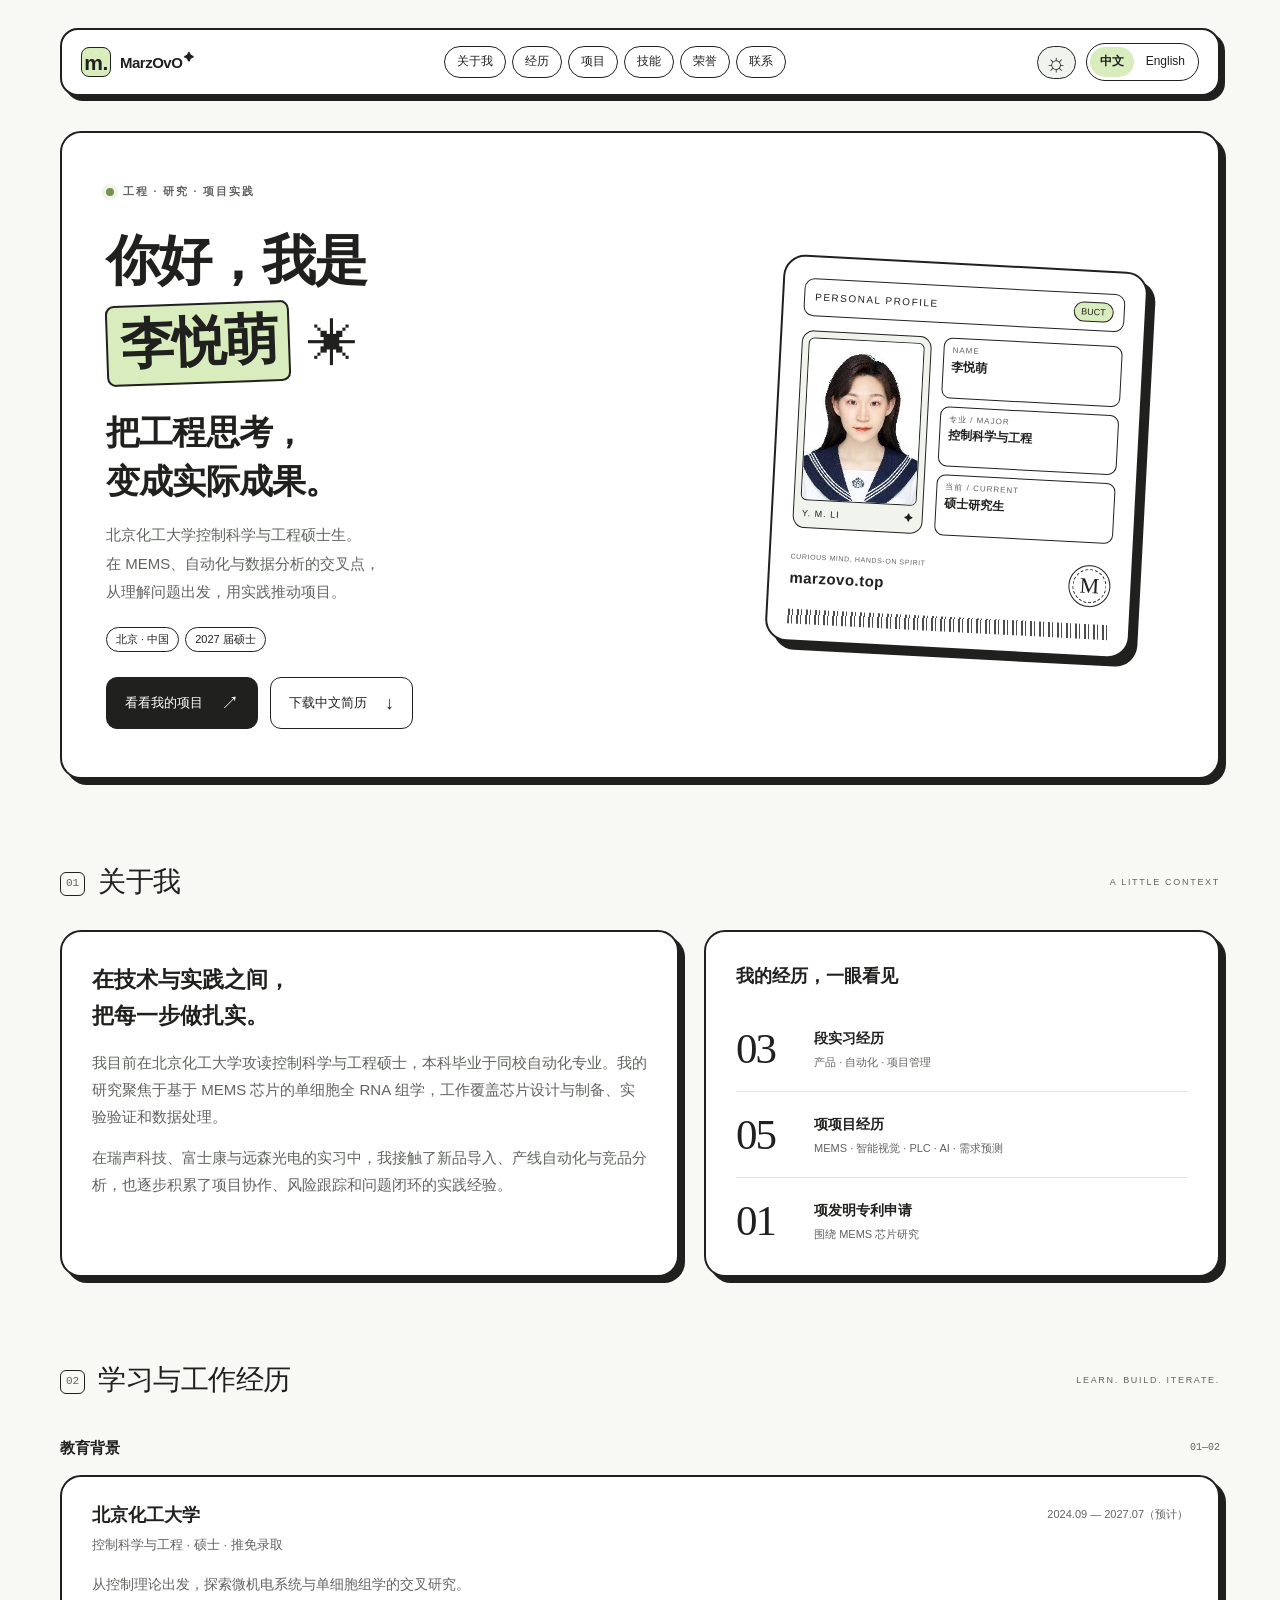
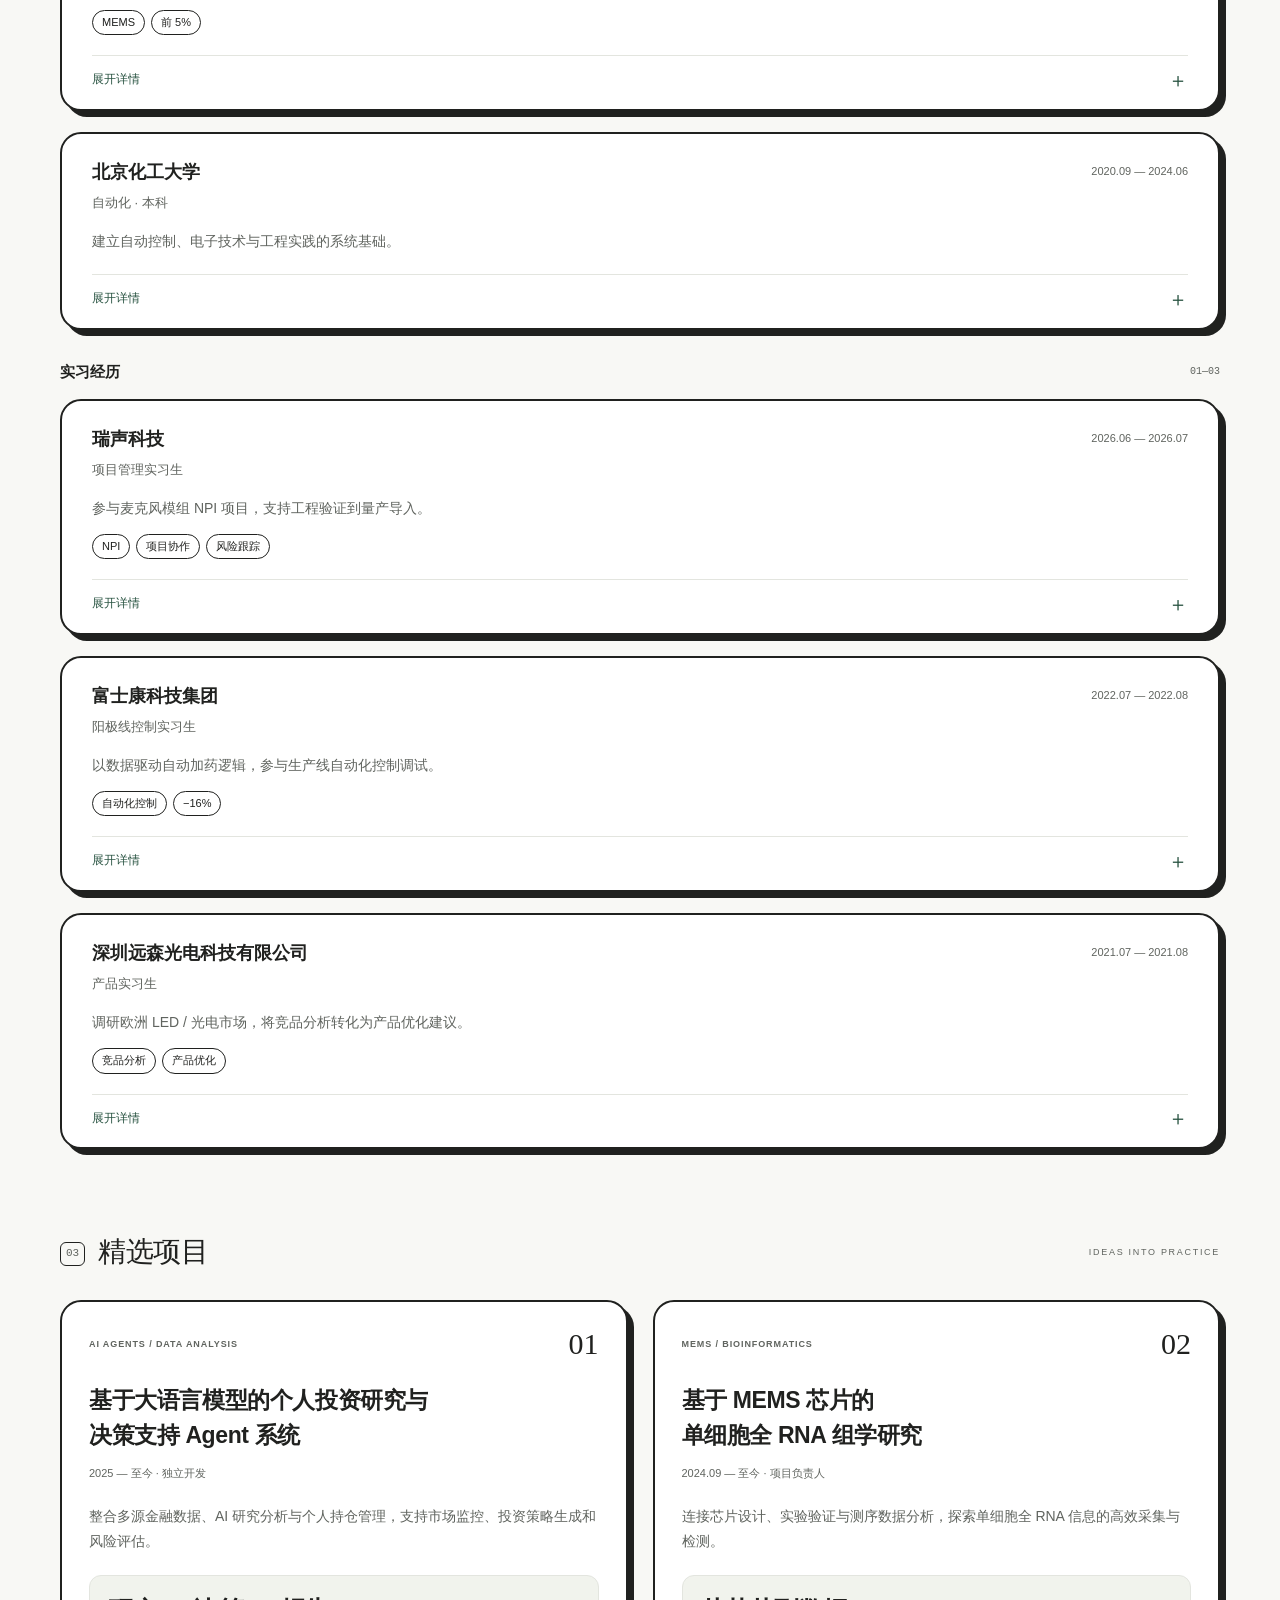
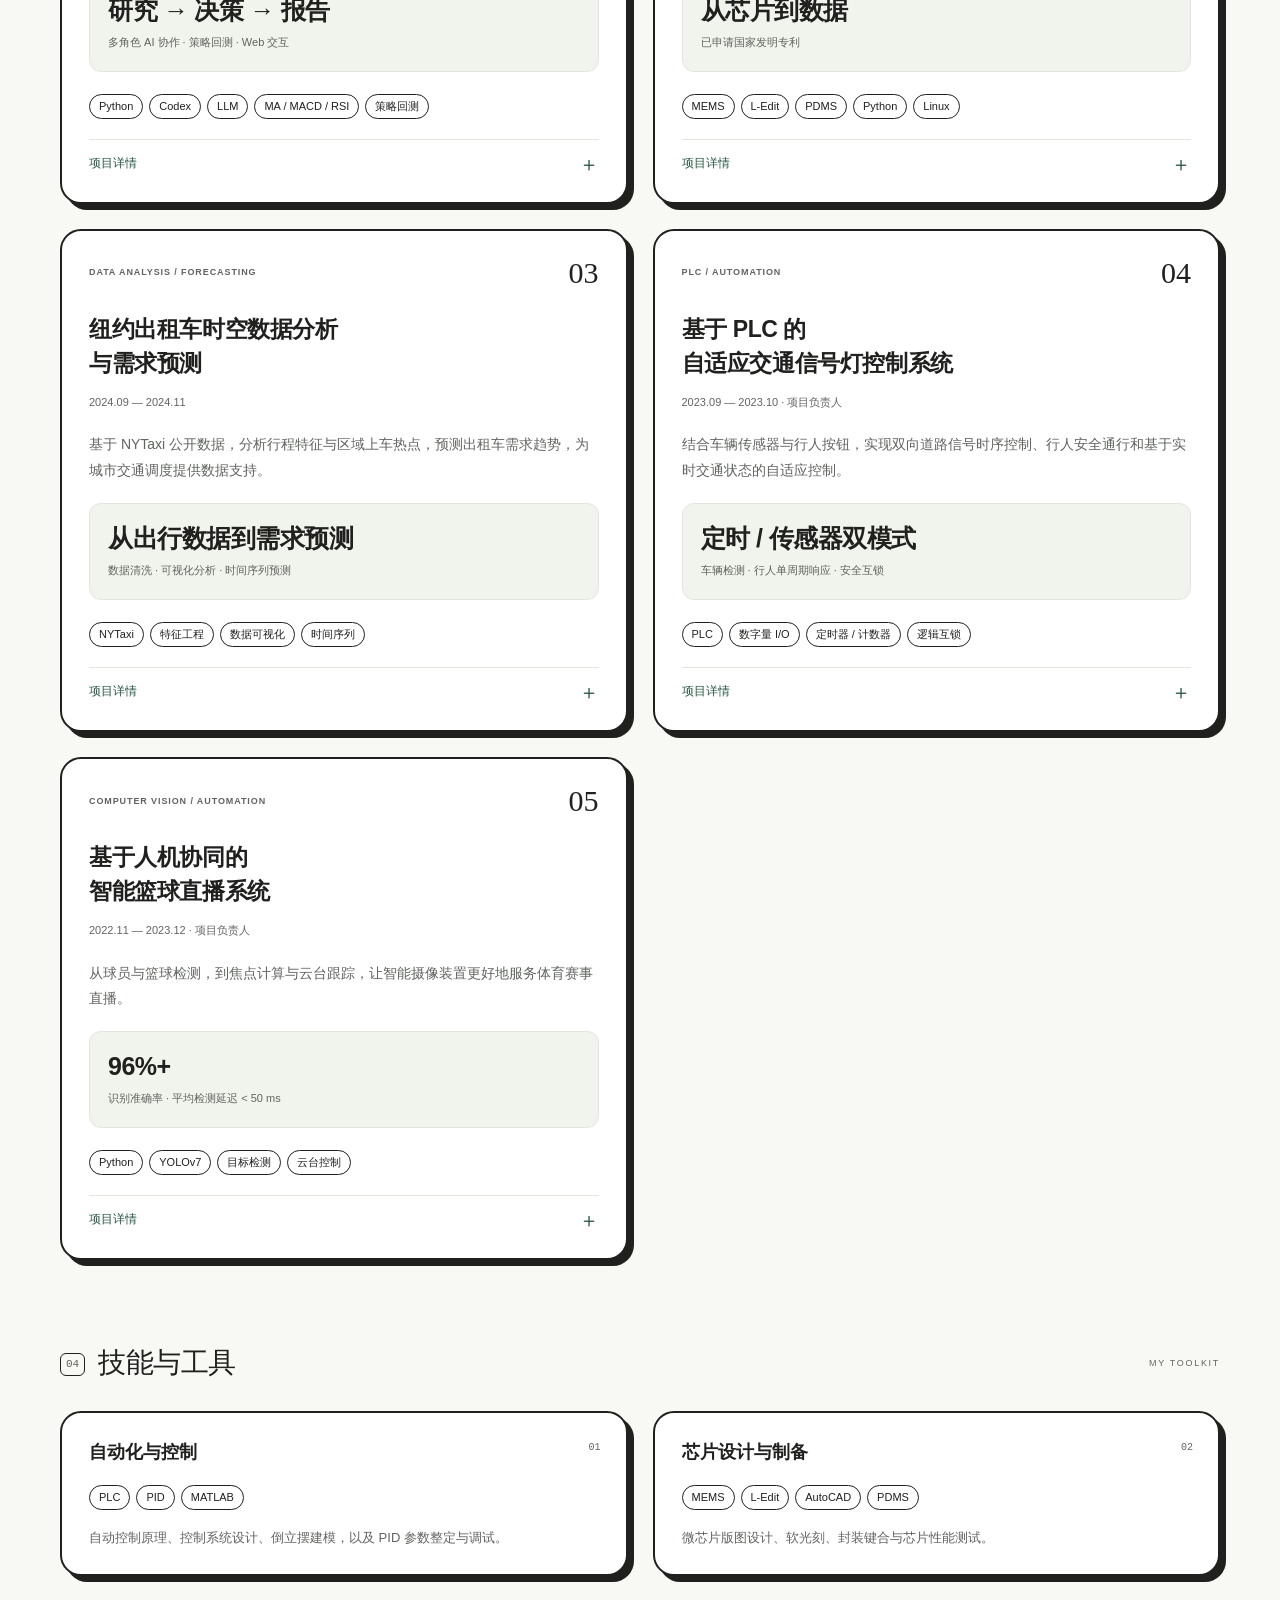
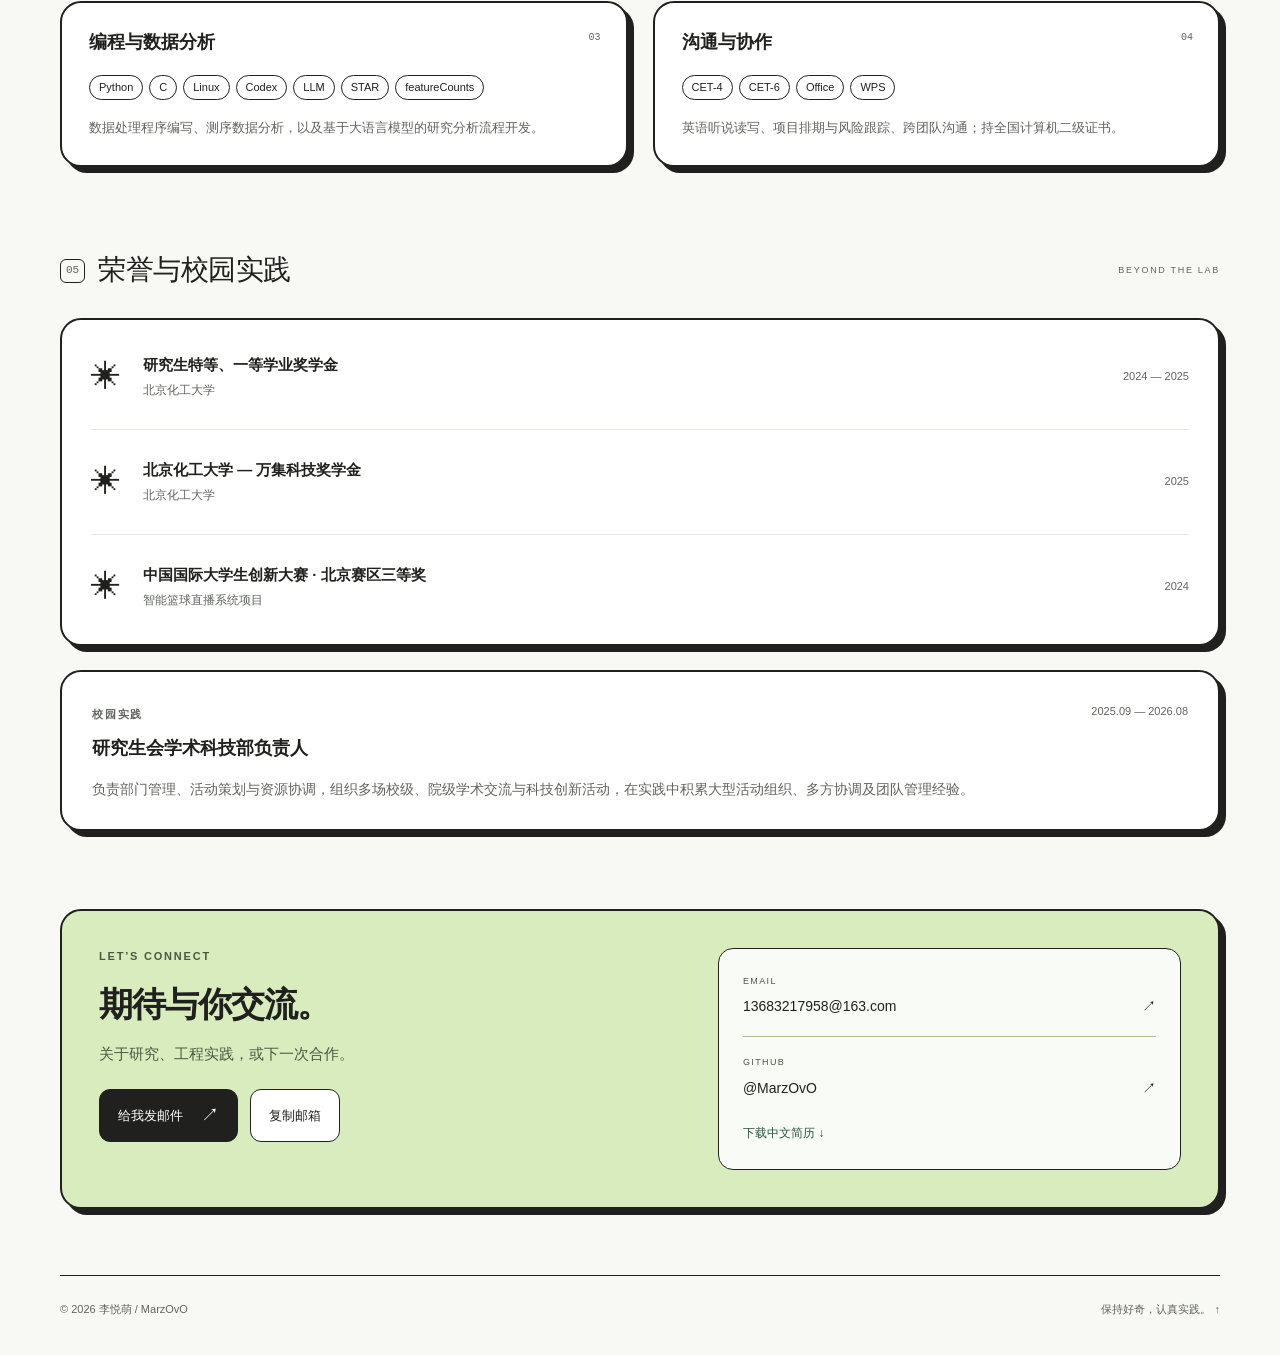
<file: index.html>
<!doctype html>
<html lang="zh-CN">
<head>
<meta charset="utf-8"><meta name="viewport" content="width=device-width,initial-scale=1">
<title>李悦萌 | 工程 · 研究 · 项目实践</title><meta name="description" content="李悦萌的个人主页。北京化工大学控制科学与工程硕士生，关注 MEMS、自动化控制、数据分析与项目协作。">
<meta name="theme-color" content="#f8f8f5"><meta name="color-scheme" content="light dark">
<link rel="canonical" href="https://marzovo.top/">
<link rel="alternate" hreflang="zh-CN" href="https://marzovo.top/"><link rel="alternate" hreflang="en" href="https://marzovo.top/en/"><link rel="alternate" hreflang="x-default" href="https://marzovo.top/">
<meta property="og:type" content="website"><meta property="og:title" content="李悦萌 | 工程 · 研究 · 项目实践"><meta property="og:description" content="李悦萌的个人主页。北京化工大学控制科学与工程硕士生，关注 MEMS、自动化控制、数据分析与项目协作。"><meta property="og:url" content="https://marzovo.top/"><meta property="og:locale" content="zh_CN">
<link rel="icon" type="image/svg+xml" href="assets/favicon.svg">
<script src="assets/theme.js"></script><link rel="stylesheet" href="assets/style.css">
<script src="assets/site.js" defer></script>
</head>
<body>
<a class="skip-link" href="#main">跳转到正文</a>
<header class="site-header wrap"><a href="index.html" class="brand" aria-label="李悦萌，首页"><span class="brand-mark" aria-hidden="true">m.</span><span>MarzOvO<span class="brand-dot" aria-hidden="true">✦</span></span></a><nav aria-label="主导航"><a href="#about">关于我</a><a href="#experience">经历</a><a href="#projects">项目</a><a href="#skills">技能</a><a href="#honors">荣誉</a><a href="#contact">联系</a></nav><div class="header-controls"><button type="button" class="theme-toggle" aria-label="切换深浅色主题" aria-pressed="false" hidden><span class="sun" aria-hidden="true">☼</span><span class="moon" aria-hidden="true">☾</span></button><div class="language-switch" role="group" aria-label="语言切换"><a class="language-option" href="index.html" lang="zh-CN" hreflang="zh-CN" aria-current="page" aria-label="中文，当前语言">中文</a><a class="language-option" href="en/index.html" lang="en" hreflang="en"  aria-label="Switch to English">English</a></div></div></header>
<main id="main" class="wrap">
<section class="hero card" aria-labelledby="intro-title"><div class="hero-copy"><p class="eyebrow"><span class="status-dot"></span>工程 · 研究 · 项目实践</p><h1 id="intro-title">你好，我是<br><span class="name-label">李悦萌</span><span class="hello-star" aria-hidden="true">✳</span></h1><p class="hero-title">把工程思考，<br>变成实际成果。</p><p class="hero-description">北京化工大学控制科学与工程硕士生。<br>在 MEMS、自动化与数据分析的交叉点，<br class="desktop-break">从理解问题出发，用实践推动项目。</p><div class="pills"><span>北京 · 中国</span><span>2027 届硕士</span></div><div class="actions"><a class="button primary" href="#projects">看看我的项目 <span aria-hidden="true">↗</span></a><a class="button" href="assets/resume-zh.pdf" download="Li-Yuemeng-CV-ZH.pdf">下载中文简历 <span aria-hidden="true">↓</span></a></div></div>
<aside class="profile-card" aria-label="个人名片"><div class="id-header"><span>PERSONAL PROFILE</span><span class="id-chip">BUCT</span></div><div class="id-body"><div class="portrait-frame"><img src="assets/portrait.jpg" alt="李悦萌的照片" width="179" height="251"><div class="photo-caption">Y. M. LI <span>✦</span></div></div><dl><div><dt>NAME</dt><dd>李悦萌</dd></div><div><dt>专业 / MAJOR</dt><dd>控制科学与工程</dd></div><div><dt>当前 / CURRENT</dt><dd>硕士研究生</dd></div></dl></div><div class="id-footer"><div><span class="tiny-label">CURIOUS MIND, HANDS-ON SPIRIT</span><span class="id-domain">marzovo.top</span></div><span class="seal" aria-hidden="true">M</span></div><div class="id-stripes" aria-hidden="true"></div></aside></section>
<section id="about"><div class="section-heading"><h2><span class="section-number">01</span>关于我</h2><span class="section-note">A LITTLE CONTEXT</span></div><div class="about-grid"><article class="card about-copy"><h3>在技术与实践之间，<br>把每一步做扎实。</h3><p>我目前在北京化工大学攻读控制科学与工程硕士，本科毕业于同校自动化专业。我的研究聚焦于基于 MEMS 芯片的单细胞全 RNA 组学，工作覆盖芯片设计与制备、实验验证和数据处理。</p><p>在瑞声科技、富士康与远森光电的实习中，我接触了新品导入、产线自动化与竞品分析，也逐步积累了项目协作、风险跟踪和问题闭环的实践经验。</p></article><aside class="card snapshot"><h3>我的经历，一眼看见</h3><div class="snapshot-row"><strong>03</strong><div><b>段实习经历</b><span>产品 · 自动化 · 项目管理</span></div></div><div class="snapshot-row"><strong>05</strong><div><b>项项目经历</b><span>MEMS · 智能视觉 · PLC · AI · 需求预测</span></div></div><div class="snapshot-row"><strong>01</strong><div><b>项发明专利申请</b><span>围绕 MEMS 芯片研究</span></div></div></aside></div></section>
<section id="experience"><div class="section-heading"><h2><span class="section-number">02</span>学习与工作经历</h2><span class="section-note">LEARN. BUILD. ITERATE.</span></div><h3 class="subheading">教育背景<span>01—02</span></h3><div class="entries"><article class="card entry"><div class="entry-heading"><div><h4>北京化工大学</h4><p class="role">控制科学与工程 · 硕士 · 推免录取</p></div><span class="date">2024.09 — 2027.07（预计）</span></div><p>从控制理论出发，探索微机电系统与单细胞组学的交叉研究。</p><div class="pills"><span>MEMS</span><span>前 5%</span></div><details><summary>展开详情<span aria-hidden="true">＋</span></summary><div class="detail-content"><ul><li>GPA：3.53 / 4.00，专业排名前 5%。</li><li>主修课程：现代传感技术、微机电系统、系统辨识与建模。</li></ul></div></details></article><article class="card entry"><div class="entry-heading"><div><h4>北京化工大学</h4><p class="role">自动化 · 本科</p></div><span class="date">2020.09 — 2024.06</span></div><p>建立自动控制、电子技术与工程实践的系统基础。</p><details><summary>展开详情<span aria-hidden="true">＋</span></summary><div class="detail-content"><ul><li>GPA：3.52 / 4.33，专业排名前 5%。</li><li>主修课程：自动控制原理、现代控制理论、过程控制原理、模拟电子技术、数字电子技术。</li></ul></div></details></article></div><h3 class="subheading">实习经历<span>01—03</span></h3><div class="entries"><article class="card entry"><div class="entry-heading"><div><h4>瑞声科技</h4><p class="role">项目管理实习生</p></div><span class="date">2026.06 — 2026.07</span></div><p>参与麦克风模组 NPI 项目，支持工程验证到量产导入。</p><div class="pills"><span>NPI</span><span>项目协作</span><span>风险跟踪</span></div><details><summary>展开详情<span aria-hidden="true">＋</span></summary><div class="detail-content"><ul><li>协助维护项目排期与关键节点，跟踪设计、物料、制程、设备及产线准备状态。</li><li>整理试产良率、可靠性、测试一致性及质量验证数据，跟踪关键风险与偏差问题闭环。</li><li>项目样品规模由约 11.8K 提升至 20K，产品配置逐步收敛；协助支持阶段推进。</li></ul></div></details></article><article class="card entry"><div class="entry-heading"><div><h4>富士康科技集团</h4><p class="role">阳极线控制实习生</p></div><span class="date">2022.07 — 2022.08</span></div><p>以数据驱动自动加药逻辑，参与生产线自动化控制调试。</p><div class="pills"><span>自动化控制</span><span>−16%</span></div><details><summary>展开详情<span aria-hidden="true">＋</span></summary><div class="detail-content"><ul><li>监测各工序药池化学浓度，基于采集数据构建自动加药逻辑，使浓度波动降低约 16%，减少人工加药频次。</li><li>参与天车自动化控制调试，测试站点停留时间与运行路径，支持产品在药池间精准搬运。</li></ul></div></details></article><article class="card entry"><div class="entry-heading"><div><h4>深圳远森光电科技有限公司</h4><p class="role">产品实习生</p></div><span class="date">2021.07 — 2021.08</span></div><p>调研欧洲 LED / 光电市场，将竞品分析转化为产品优化建议。</p><div class="pills"><span>竞品分析</span><span>产品优化</span></div><details><summary>展开详情<span aria-hidden="true">＋</span></summary><div class="detail-content"><ul><li>收集 30+ 竞品参数与定价数据，开展对标测试与价格弹性分析。</li><li>围绕竞品短板与市场空白提出优化建议，协助新品定价策略与欧洲区推广方案。</li></ul></div></details></article></div></section>
<section id="projects"><div class="section-heading"><h2><span class="section-number">03</span>精选项目</h2><span class="section-note">IDEAS INTO PRACTICE</span></div><div class="project-grid"><article class="card project"><div class="project-top"><span class="eyebrow">AI AGENTS / DATA ANALYSIS</span><span class="project-number">01</span></div><h3>基于大语言模型的个人投资研究与<br>决策支持 Agent 系统</h3><p class="date">2025 — 至今 · 独立开发</p><p>整合多源金融数据、AI 研究分析与个人持仓管理，支持市场监控、投资策略生成和风险评估。</p><div class="project-result"><strong>研究 → 决策 → 报告</strong><span>多角色 AI 协作 · 策略回测 · Web 交互</span></div><div class="pills"><span>Python</span><span>Codex</span><span>LLM</span><span>MA / MACD / RSI</span><span>策略回测</span></div><details><summary>项目详情<span aria-hidden="true">＋</span></summary><div class="detail-content"><ul><li>负责系统架构设计，使用 Codex 辅助开发 Python 投资研究系统，构建 Research、Decision、Report 等多角色 AI 协作流程，实现市场研究、投资决策支持及报告生成的自动化。</li><li>整合股票、ETF 行情、财经新闻及政策数据，结合 MA、MACD、RSI 等技术指标与大语言模型，形成短、中、长期市场研判及持仓调整建议。</li><li>结合实际持仓、资金约束与风险控制规则，设计动态仓位建议、历史策略回测和决策可追溯分析机制，并开发 Web 可视化交互界面。</li></ul></div></details></article><article class="card project"><div class="project-top"><span class="eyebrow">MEMS / BIOINFORMATICS</span><span class="project-number">02</span></div><h3>基于 MEMS 芯片的<br>单细胞全 RNA 组学研究</h3><p class="date">2024.09 — 至今 · 项目负责人</p><p>连接芯片设计、实验验证与测序数据分析，探索单细胞全 RNA 信息的高效采集与检测。</p><div class="project-result"><strong>从芯片到数据</strong><span>已申请国家发明专利</span></div><div class="pills"><span>MEMS</span><span>L-Edit</span><span>PDMS</span><span>Python</span><span>Linux</span></div><details><summary>项目详情<span aria-hidden="true">＋</span></summary><div class="detail-content"><ul><li>负责芯片结构设计、模具光刻、PDMS 倒模及性能测试，根据实验结果持续迭代芯片与实验方案。</li><li>编写和运行部分数据处理程序，使用 Cutadapt、STAR、featureCounts 完成测序预处理、比对、表达定量及下游分析。</li><li>国家发明专利申请号：2025115308827。</li></ul></div></details></article><article class="card project"><div class="project-top"><span class="eyebrow">DATA ANALYSIS / FORECASTING</span><span class="project-number">03</span></div><h3>纽约出租车时空数据分析<br>与需求预测</h3><p class="date">2024.09 — 2024.11</p><p>基于 NYTaxi 公开数据，分析行程特征与区域上车热点，预测出租车需求趋势，为城市交通调度提供数据支持。</p><div class="project-result"><strong>从出行数据到需求预测</strong><span>数据清洗 · 可视化分析 · 时间序列预测</span></div><div class="pills"><span>NYTaxi</span><span>特征工程</span><span>数据可视化</span><span>时间序列</span></div><details><summary>项目详情<span aria-hidden="true">＋</span></summary><div class="detail-content"><ul><li>基于 NYTaxi 公开数据集，完成数据清洗、特征工程与描述性统计分析，构建行程距离、费用、时间等关键变量特征体系。</li><li>通过数据可视化分析区域上车热点，构建时间序列预测模型，实现出租车需求趋势预测，为城市交通调度提供数据支持。</li></ul></div></details></article><article class="card project"><div class="project-top"><span class="eyebrow">PLC / AUTOMATION</span><span class="project-number">04</span></div><h3>基于 PLC 的<br>自适应交通信号灯控制系统</h3><p class="date">2023.09 — 2023.10 · 项目负责人</p><p>结合车辆传感器与行人按钮，实现双向道路信号时序控制、行人安全通行和基于实时交通状态的自适应控制。</p><div class="project-result"><strong>定时 / 传感器双模式</strong><span>车辆检测 · 行人单周期响应 · 安全互锁</span></div><div class="pills"><span>PLC</span><span>数字量 I/O</span><span>定时器 / 计数器</span><span>逻辑互锁</span></div><details><summary>项目详情<span aria-hidden="true">＋</span></summary><div class="detail-content"><ul><li>开发 PLC 交通信号控制程序，配置车辆传感器、行人按钮及交通信号灯的数字量 I/O，实现双向道路红、黄、绿灯的周期时序控制。</li><li>使用定时器、计数器及逻辑互锁设计行人通行功能，实现按钮触发、单周期响应和行人信号灯安全切换，并统计行人触发次数。</li><li>接入车辆检测传感器，根据车辆存在状态动态控制道路绿灯；设计定时模式与传感器模式切换逻辑，实现基于实时交通状态的自适应信号控制。</li></ul></div></details></article><article class="card project"><div class="project-top"><span class="eyebrow">COMPUTER VISION / AUTOMATION</span><span class="project-number">05</span></div><h3>基于人机协同的<br>智能篮球直播系统</h3><p class="date">2022.11 — 2023.12 · 项目负责人</p><p>从球员与篮球检测，到焦点计算与云台跟踪，让智能摄像装置更好地服务体育赛事直播。</p><div class="project-result"><strong>96%+</strong><span>识别准确率 · 平均检测延迟 < 50 ms</span></div><div class="pills"><span>Python</span><span>YOLOv7</span><span>目标检测</span><span>云台控制</span></div><details><summary>项目详情<span aria-hidden="true">＋</span></summary><div class="detail-content"><ul><li>自建篮球赛事标注数据集，使用 YOLOv7 训练球员和篮球目标检测模型，并在移动端部署。</li><li>提出基于最小外接圆拟合的焦点计算方法，通过重心与置信度生成焦点；将坐标无线传输至微控制器，驱动云台自动追踪。</li><li>获国家级大学生创新创业训练计划项目荣誉、中国国际大学生创新大赛北京赛区三等奖。</li></ul></div></details></article></div></section>
<section id="skills"><div class="section-heading"><h2><span class="section-number">04</span>技能与工具</h2><span class="section-note">MY TOOLKIT</span></div><div class="skills-grid"><article class="card skill"><span class="skill-index">01</span><h3>自动化与控制</h3><div class="pills"><span>PLC</span><span>PID</span><span>MATLAB</span></div><p>自动控制原理、控制系统设计、倒立摆建模，以及 PID 参数整定与调试。</p></article><article class="card skill"><span class="skill-index">02</span><h3>芯片设计与制备</h3><div class="pills"><span>MEMS</span><span>L-Edit</span><span>AutoCAD</span><span>PDMS</span></div><p>微芯片版图设计、软光刻、封装键合与芯片性能测试。</p></article><article class="card skill"><span class="skill-index">03</span><h3>编程与数据分析</h3><div class="pills"><span>Python</span><span>C</span><span>Linux</span><span>Codex</span><span>LLM</span><span>STAR</span><span>featureCounts</span></div><p>数据处理程序编写、测序数据分析，以及基于大语言模型的研究分析流程开发。</p></article><article class="card skill"><span class="skill-index">04</span><h3>沟通与协作</h3><div class="pills"><span>CET-4</span><span>CET-6</span><span>Office</span><span>WPS</span></div><p>英语听说读写、项目排期与风险跟踪、跨团队沟通；持全国计算机二级证书。</p></article></div></section>
<section id="honors"><div class="section-heading"><h2><span class="section-number">05</span>荣誉与校园实践</h2><span class="section-note">BEYOND THE LAB</span></div><div class="card awards"><div class="award-row"><span class="award-star" aria-hidden="true">✳</span><div><h3>研究生特等、一等学业奖学金</h3><p>北京化工大学</p></div><span class="date">2024 — 2025</span></div><div class="award-row"><span class="award-star" aria-hidden="true">✳</span><div><h3>北京化工大学 — 万集科技奖学金</h3><p>北京化工大学</p></div><span class="date">2025</span></div><div class="award-row"><span class="award-star" aria-hidden="true">✳</span><div><h3>中国国际大学生创新大赛 · 北京赛区三等奖</h3><p>智能篮球直播系统项目</p></div><span class="date">2024</span></div></div><article class="card campus"><div class="entry-heading"><div><span class="eyebrow">校园实践</span><h3>研究生会学术科技部负责人</h3></div><span class="date">2025.09 — 2026.08</span></div><p>负责部门管理、活动策划与资源协调，组织多场校级、院级学术交流与科技创新活动，在实践中积累大型活动组织、多方协调及团队管理经验。</p></article></section>
<section id="contact" class="card contact"><div><p class="eyebrow">LET’S CONNECT</p><h2>期待与你交流。</h2><p>关于研究、工程实践，或下一次合作。</p><div class="actions"><a class="button primary" href="mailto:13683217958@163.com">给我发邮件 <span aria-hidden="true">↗</span></a><button type="button" class="button copy-email" hidden>复制邮箱</button></div><p id="copy-status" class="copy-status" role="status" aria-live="polite"></p></div><div class="contact-info"><div><span class="tiny-label">EMAIL</span><a href="mailto:13683217958@163.com">13683217958@163.com <span aria-hidden="true">↗</span></a></div><div><span class="tiny-label">GITHUB</span><a href="https://github.com/MarzOvO" target="_blank" rel="noopener noreferrer">@MarzOvO <span aria-hidden="true">↗</span></a></div><a class="text-link" href="assets/resume-zh.pdf" download="Li-Yuemeng-CV-ZH.pdf">下载中文简历 ↓</a></div></section>
</main><footer class="wrap"><p>© 2026 李悦萌 <span> / MarzOvO</span></p><a href="#main">保持好奇，认真实践。 ↑</a></footer>
</body></html>
</file>
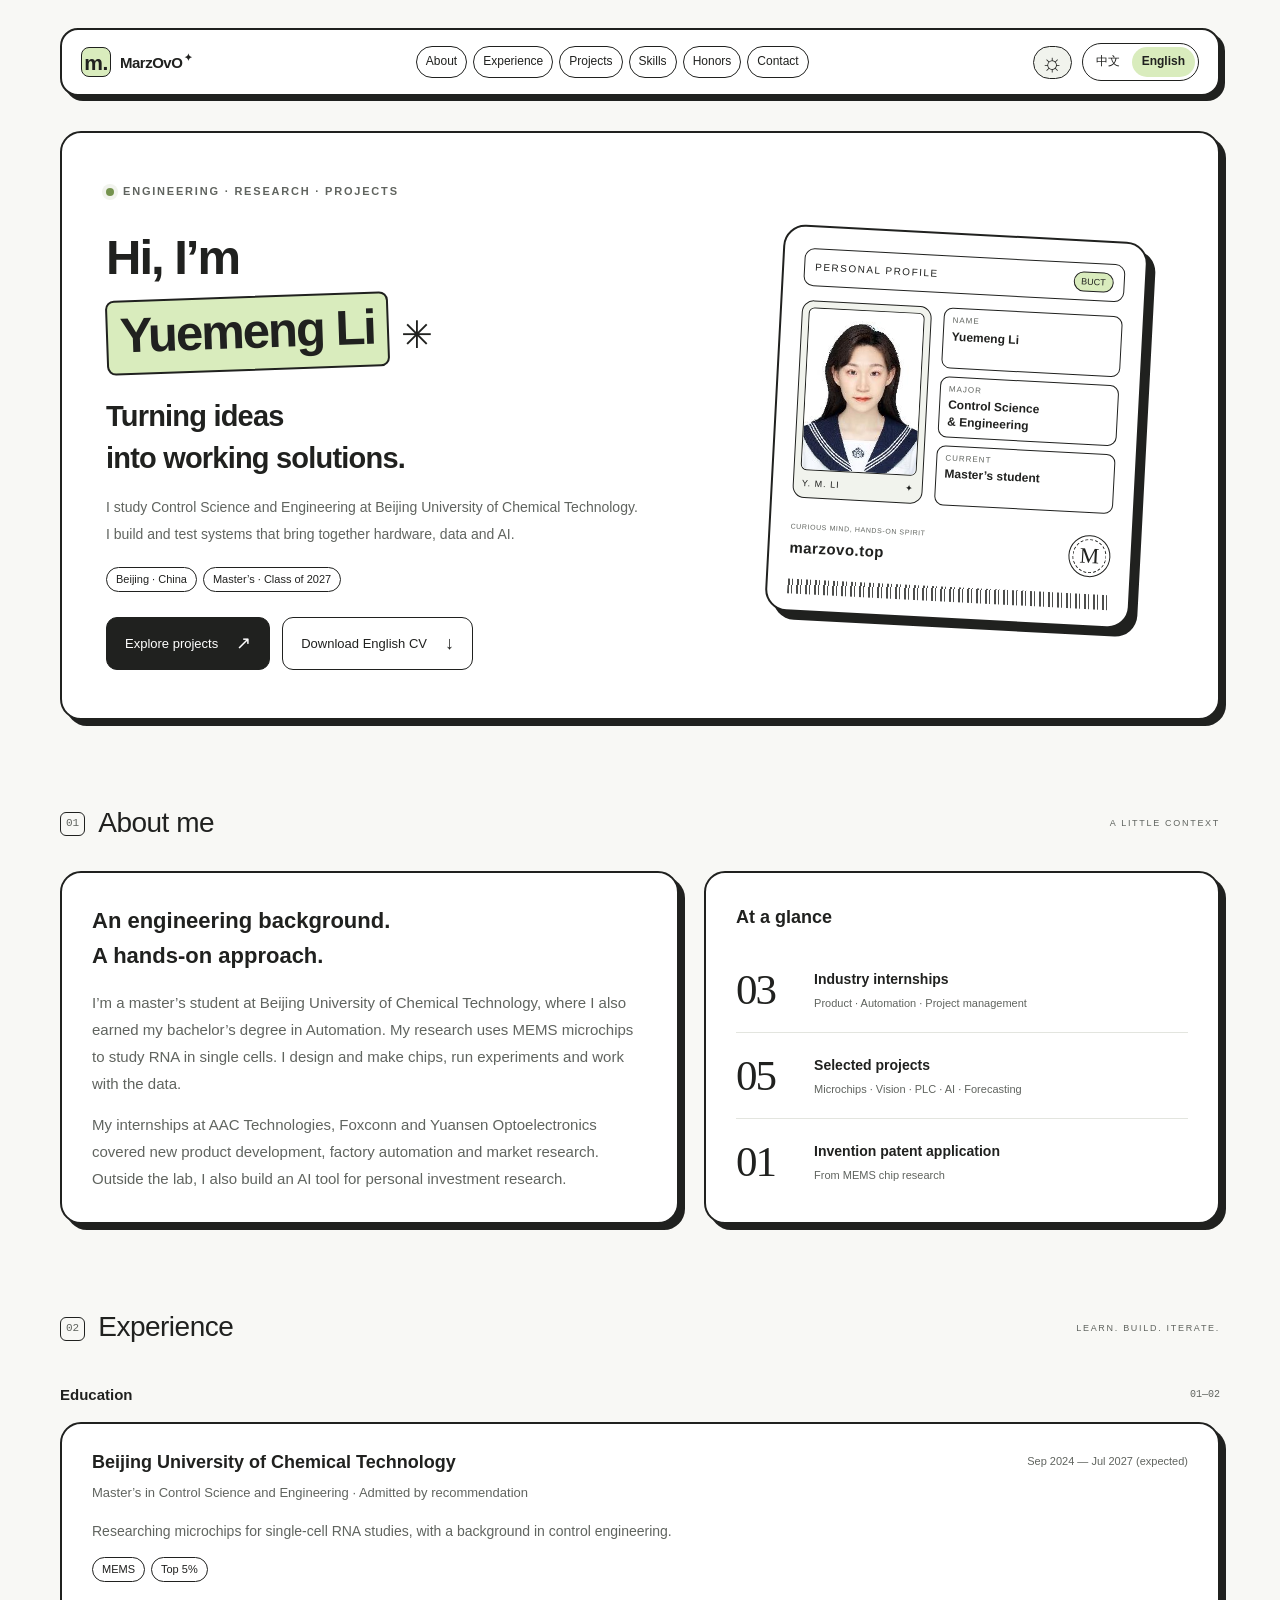
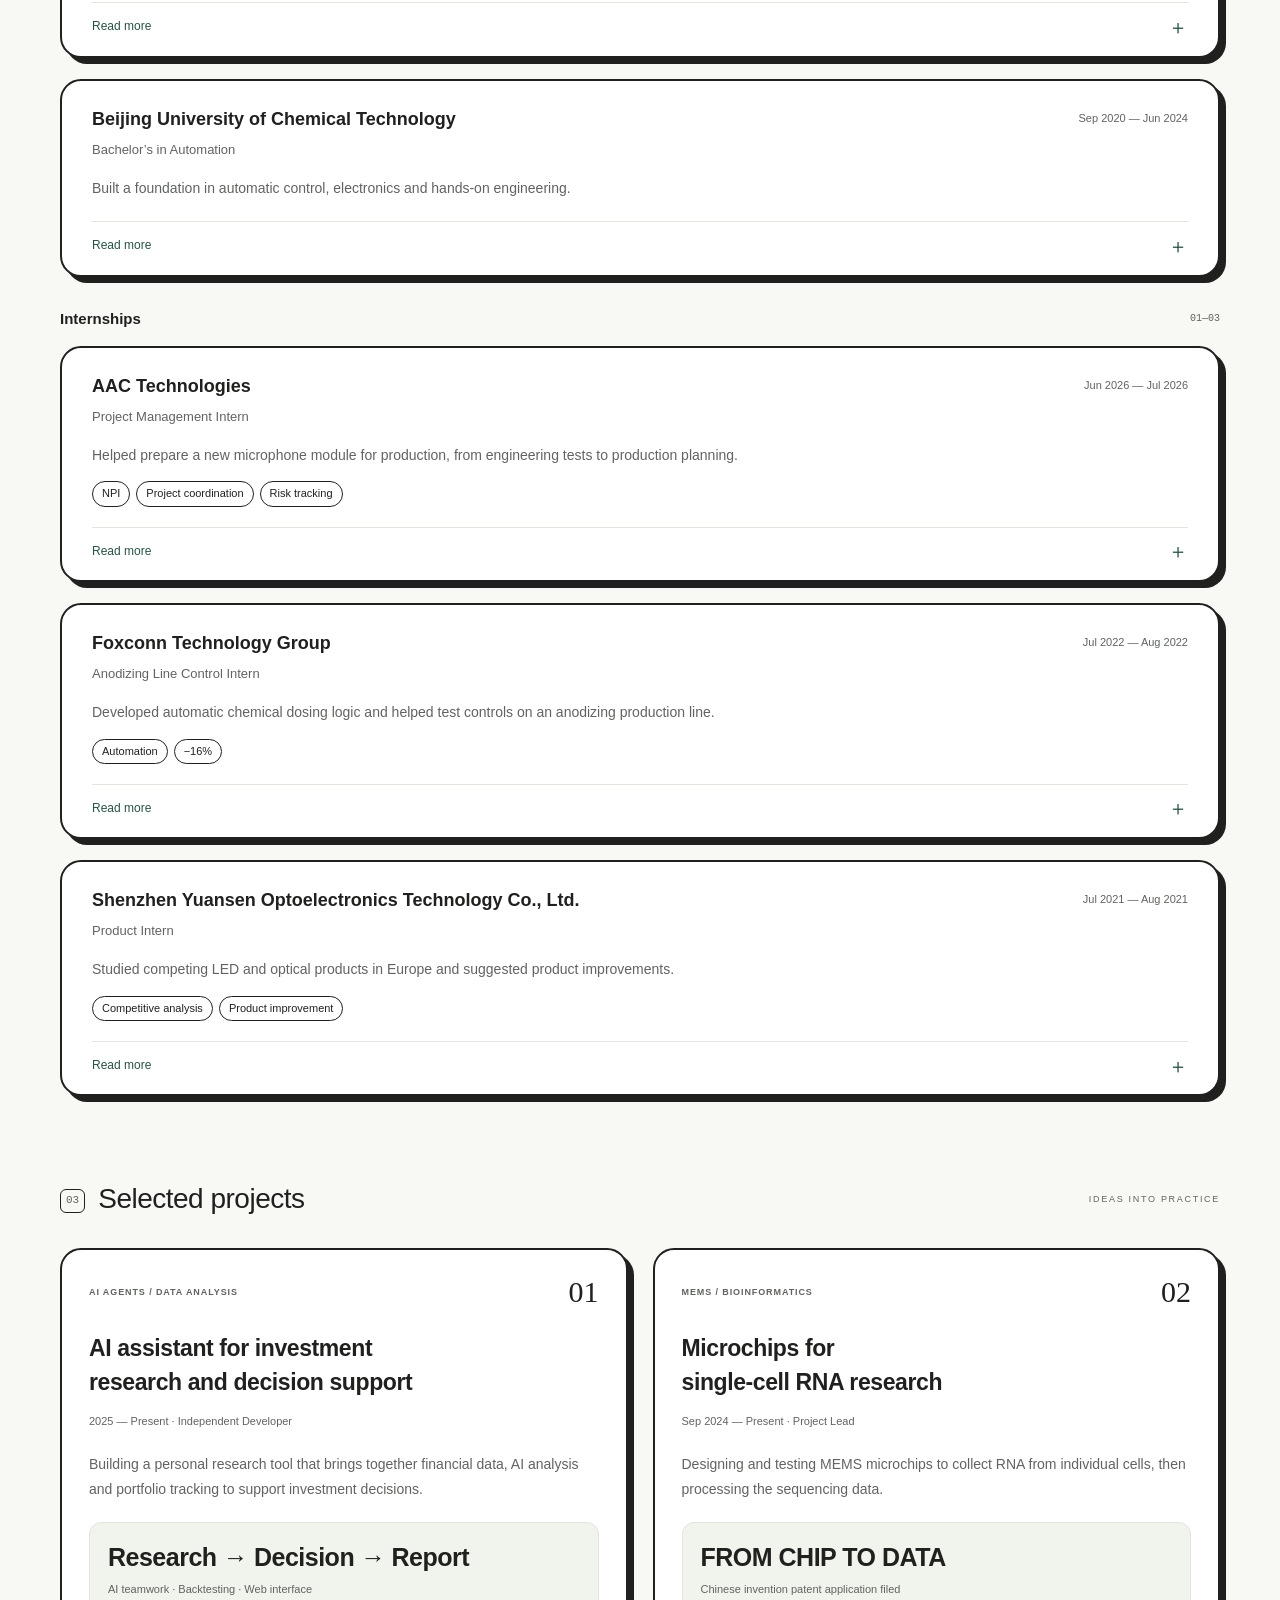
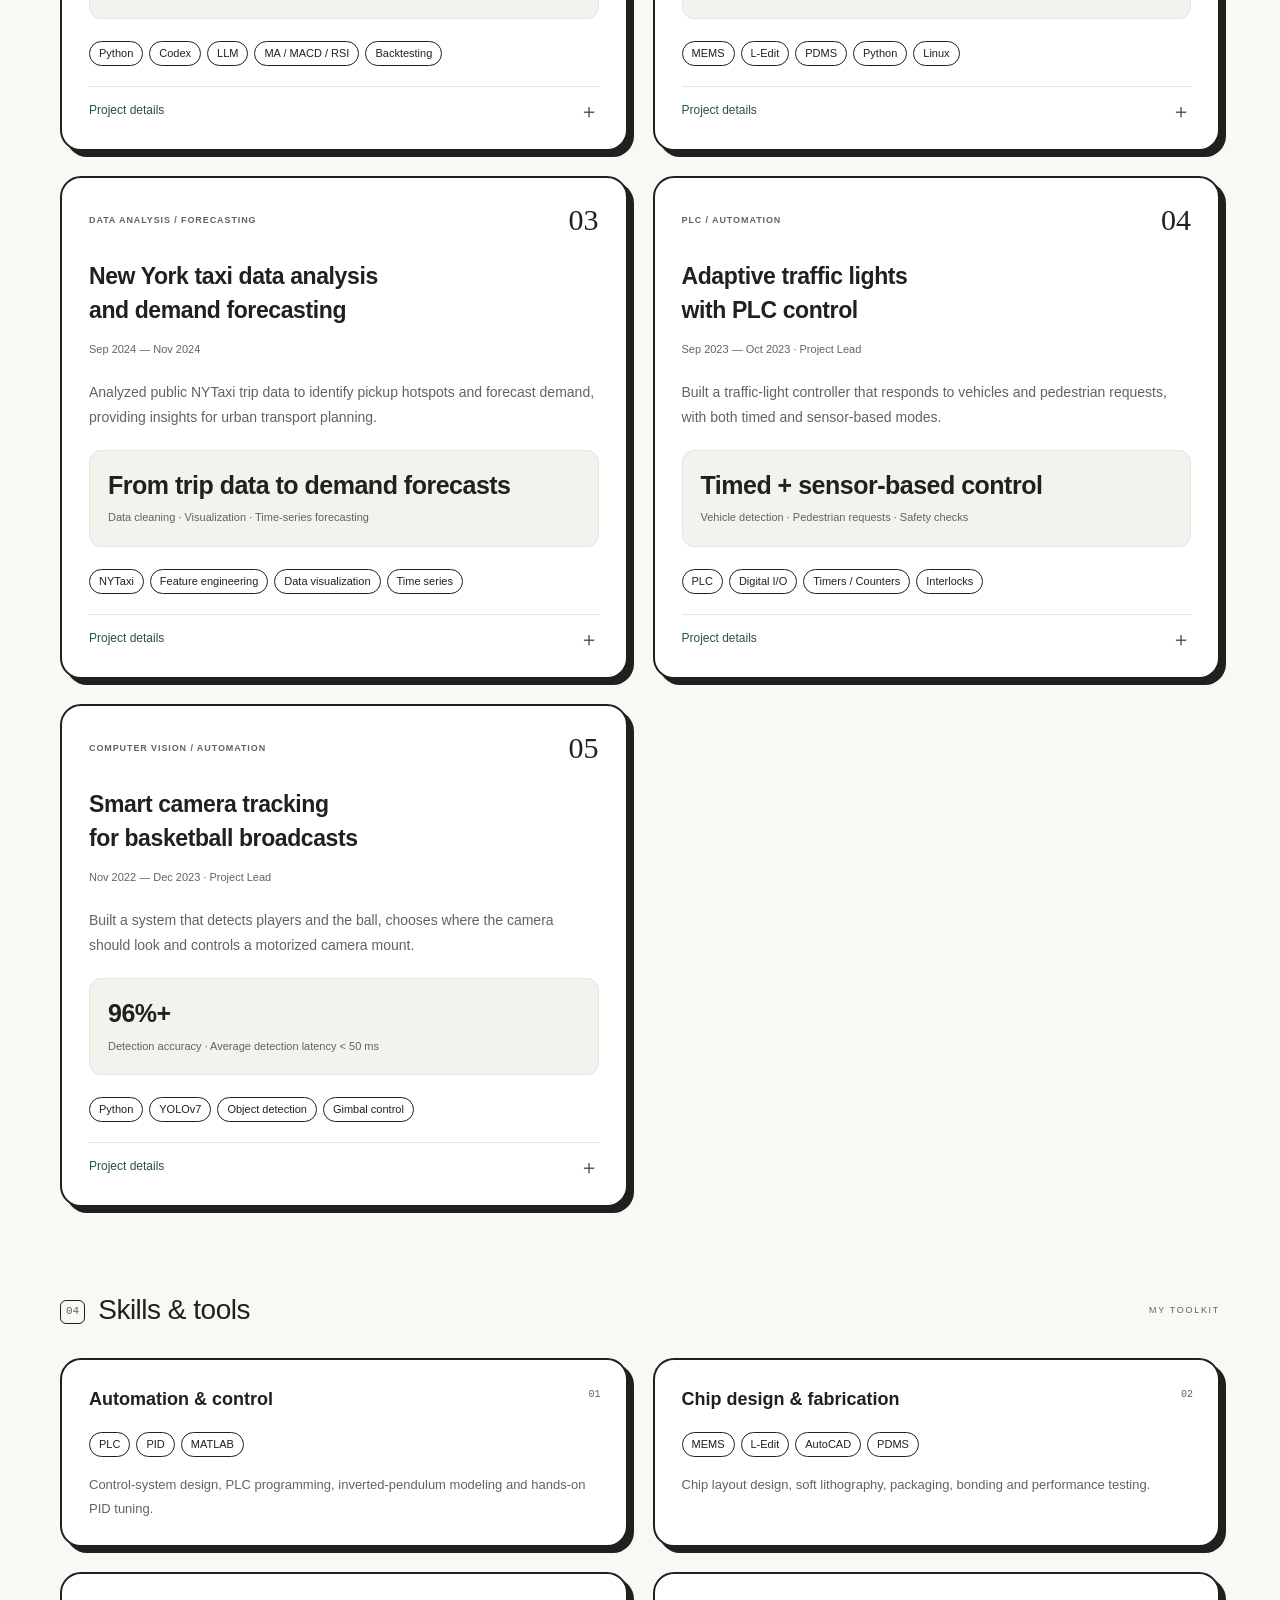
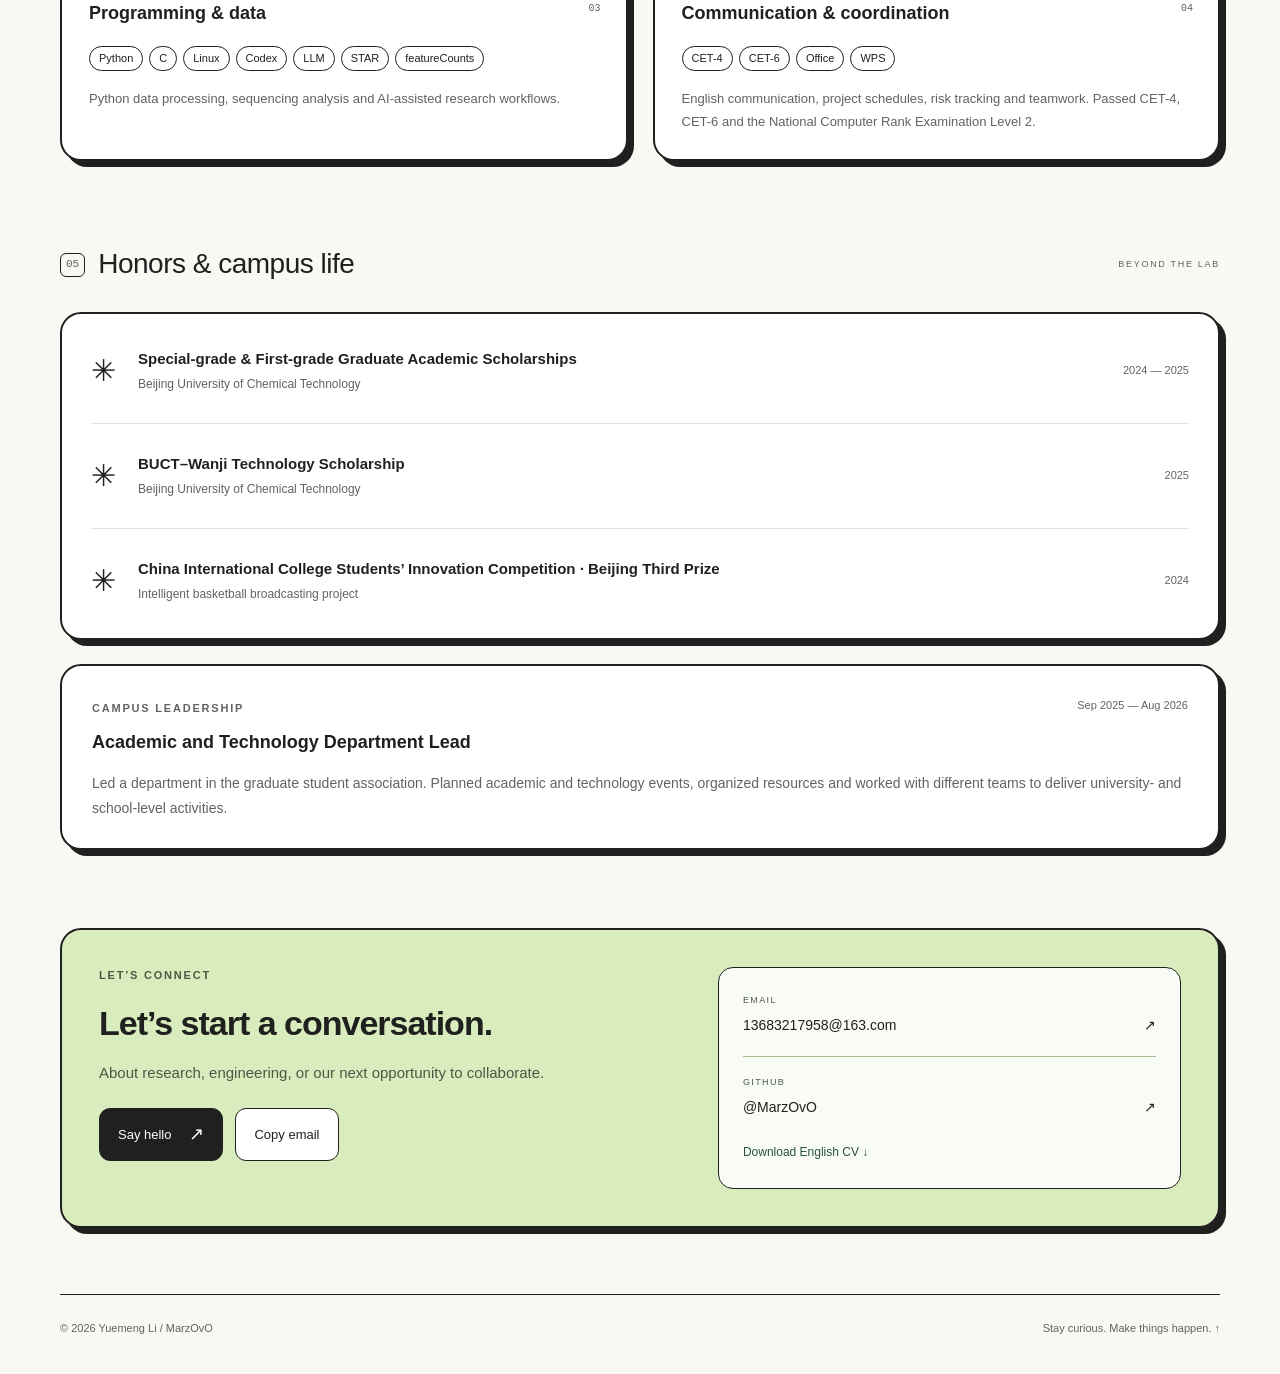
<file: en/index.html>
<!doctype html>
<html lang="en">
<head>
<meta charset="utf-8"><meta name="viewport" content="width=device-width,initial-scale=1">
<title>Yuemeng Li | Engineering, Research & Projects</title><meta name="description" content="Yuemeng Li’s portfolio: a master’s student at BUCT with projects in microchips, automation, computer vision and AI, plus experience in product and project support.">
<meta name="theme-color" content="#f8f8f5"><meta name="color-scheme" content="light dark">
<link rel="canonical" href="https://marzovo.top/en/">
<link rel="alternate" hreflang="zh-CN" href="https://marzovo.top/"><link rel="alternate" hreflang="en" href="https://marzovo.top/en/"><link rel="alternate" hreflang="x-default" href="https://marzovo.top/">
<meta property="og:type" content="website"><meta property="og:title" content="Yuemeng Li | Engineering, Research & Projects"><meta property="og:description" content="Yuemeng Li’s portfolio: a master’s student at BUCT with projects in microchips, automation, computer vision and AI, plus experience in product and project support."><meta property="og:url" content="https://marzovo.top/en/"><meta property="og:locale" content="en_US">
<link rel="icon" type="image/svg+xml" href="../assets/favicon.svg">
<script src="../assets/theme.js"></script><link rel="stylesheet" href="../assets/style.css">
<script src="../assets/site.js" defer></script>
</head>
<body>
<a class="skip-link" href="#main">Skip to content</a>
<header class="site-header wrap"><a href="index.html" class="brand" aria-label="Yuemeng Li, home"><span class="brand-mark" aria-hidden="true">m.</span><span>MarzOvO<span class="brand-dot" aria-hidden="true">✦</span></span></a><nav aria-label="Main navigation"><a href="#about">About</a><a href="#experience">Experience</a><a href="#projects">Projects</a><a href="#skills">Skills</a><a href="#honors">Honors</a><a href="#contact">Contact</a></nav><div class="header-controls"><button type="button" class="theme-toggle" aria-label="Toggle color theme" aria-pressed="false" hidden><span class="sun" aria-hidden="true">☼</span><span class="moon" aria-hidden="true">☾</span></button><div class="language-switch" role="group" aria-label="Language selection"><a class="language-option" href="../index.html" lang="zh-CN" hreflang="zh-CN"  aria-label="Switch to Chinese">中文</a><a class="language-option" href="../en/index.html" lang="en" hreflang="en" aria-current="page" aria-label="English, current language">English</a></div></div></header>
<main id="main" class="wrap">
<section class="hero card" aria-labelledby="intro-title"><div class="hero-copy"><p class="eyebrow"><span class="status-dot"></span>ENGINEERING · RESEARCH · PROJECTS</p><h1 id="intro-title">Hi, I’m<br><span class="name-label">Yuemeng Li</span><span class="hello-star" aria-hidden="true">✳</span></h1><p class="hero-title">Turning ideas<br>into working solutions.</p><p class="hero-description">I study Control Science and Engineering at Beijing University of Chemical Technology. I build and test systems that bring together hardware, data and AI.</p><div class="pills"><span>Beijing · China</span><span>Master’s · Class of 2027</span></div><div class="actions"><a class="button primary" href="#projects">Explore projects <span aria-hidden="true">↗</span></a><a class="button" href="../assets/resume-en.pdf" download="Li-Yuemeng-CV-EN.pdf">Download English CV <span aria-hidden="true">↓</span></a></div></div>
<aside class="profile-card" aria-label="Profile card"><div class="id-header"><span>PERSONAL PROFILE</span><span class="id-chip">BUCT</span></div><div class="id-body"><div class="portrait-frame"><img src="../assets/portrait.jpg" alt="Portrait of Yuemeng Li" width="179" height="251"><div class="photo-caption">Y. M. LI <span>✦</span></div></div><dl><div><dt>NAME</dt><dd>Yuemeng Li</dd></div><div><dt>MAJOR</dt><dd>Control Science<br>& Engineering</dd></div><div><dt>CURRENT</dt><dd>Master’s student</dd></div></dl></div><div class="id-footer"><div><span class="tiny-label">CURIOUS MIND, HANDS-ON SPIRIT</span><span class="id-domain">marzovo.top</span></div><span class="seal" aria-hidden="true">M</span></div><div class="id-stripes" aria-hidden="true"></div></aside></section>
<section id="about"><div class="section-heading"><h2><span class="section-number">01</span>About me</h2><span class="section-note">A LITTLE CONTEXT</span></div><div class="about-grid"><article class="card about-copy"><h3>An engineering background.<br>A hands-on approach.</h3><p>I’m a master’s student at Beijing University of Chemical Technology, where I also earned my bachelor’s degree in Automation. My research uses MEMS microchips to study RNA in single cells. I design and make chips, run experiments and work with the data.</p><p>My internships at AAC Technologies, Foxconn and Yuansen Optoelectronics covered new product development, factory automation and market research. Outside the lab, I also build an AI tool for personal investment research.</p></article><aside class="card snapshot"><h3>At a glance</h3><div class="snapshot-row"><strong>03</strong><div><b>Industry internships</b><span>Product · Automation · Project management</span></div></div><div class="snapshot-row"><strong>05</strong><div><b>Selected projects</b><span>Microchips · Vision · PLC · AI · Forecasting</span></div></div><div class="snapshot-row"><strong>01</strong><div><b>Invention patent application</b><span>From MEMS chip research</span></div></div></aside></div></section>
<section id="experience"><div class="section-heading"><h2><span class="section-number">02</span>Experience</h2><span class="section-note">LEARN. BUILD. ITERATE.</span></div><h3 class="subheading">Education<span>01—02</span></h3><div class="entries"><article class="card entry"><div class="entry-heading"><div><h4>Beijing University of Chemical Technology</h4><p class="role">Master’s in Control Science and Engineering · Admitted by recommendation</p></div><span class="date">Sep 2024 — Jul 2027 (expected)</span></div><p>Researching microchips for single-cell RNA studies, with a background in control engineering.</p><div class="pills"><span>MEMS</span><span>Top 5%</span></div><details><summary>Read more<span aria-hidden="true">＋</span></summary><div class="detail-content"><ul><li>GPA: 3.53 / 4.00; top 5% of the cohort.</li><li>Key courses: Modern Sensing Technology, Microelectromechanical Systems, System Identification and Modeling.</li></ul></div></details></article><article class="card entry"><div class="entry-heading"><div><h4>Beijing University of Chemical Technology</h4><p class="role">Bachelor’s in Automation</p></div><span class="date">Sep 2020 — Jun 2024</span></div><p>Built a foundation in automatic control, electronics and hands-on engineering.</p><details><summary>Read more<span aria-hidden="true">＋</span></summary><div class="detail-content"><ul><li>GPA: 3.52 / 4.33; top 5% of the cohort.</li><li>Key courses: Automatic Control Principles, Modern Control Theory, Process Control, Analog Electronics and Digital Electronics.</li></ul></div></details></article></div><h3 class="subheading">Internships<span>01—03</span></h3><div class="entries"><article class="card entry"><div class="entry-heading"><div><h4>AAC Technologies</h4><p class="role">Project Management Intern</p></div><span class="date">Jun 2026 — Jul 2026</span></div><p>Helped prepare a new microphone module for production, from engineering tests to production planning.</p><div class="pills"><span>NPI</span><span>Project coordination</span><span>Risk tracking</span></div><details><summary>Read more<span aria-hidden="true">＋</span></summary><div class="detail-content"><ul><li>Updated the project schedule and tracked key tasks across design, materials, manufacturing, equipment and production lines.</li><li>Organized trial-production and quality-test results. Tracked risks and followed up on problems until they were resolved.</li><li>Supported the project as the sample scale grew from about 11,800 to 20,000 and the product specifications became more settled.</li></ul></div></details></article><article class="card entry"><div class="entry-heading"><div><h4>Foxconn Technology Group</h4><p class="role">Anodizing Line Control Intern</p></div><span class="date">Jul 2022 — Aug 2022</span></div><p>Developed automatic chemical dosing logic and helped test controls on an anodizing production line.</p><div class="pills"><span>Automation</span><span>−16%</span></div><details><summary>Read more<span aria-hidden="true">＋</span></summary><div class="detail-content"><ul><li>Used chemical concentration data to build automatic dosing logic. Reduced concentration fluctuations by about 16% and lowered the need for manual dosing.</li><li>Helped test the automated crane that moves products between chemical baths, checking its routes and stop times.</li></ul></div></details></article><article class="card entry"><div class="entry-heading"><div><h4>Shenzhen Yuansen Optoelectronics Technology Co., Ltd.</h4><p class="role">Product Intern</p></div><span class="date">Jul 2021 — Aug 2021</span></div><p>Studied competing LED and optical products in Europe and suggested product improvements.</p><div class="pills"><span>Competitive analysis</span><span>Product improvement</span></div><details><summary>Read more<span aria-hidden="true">＋</span></summary><div class="detail-content"><ul><li>Collected features and prices for over 30 competing products. Compared performance and studied how price changes could affect demand.</li><li>Suggested improvements based on gaps in competing products. Helped develop pricing and promotion plans for Europe.</li></ul></div></details></article></div></section>
<section id="projects"><div class="section-heading"><h2><span class="section-number">03</span>Selected projects</h2><span class="section-note">IDEAS INTO PRACTICE</span></div><div class="project-grid"><article class="card project"><div class="project-top"><span class="eyebrow">AI AGENTS / DATA ANALYSIS</span><span class="project-number">01</span></div><h3>AI assistant for investment<br>research and decision support</h3><p class="date">2025 — Present · Independent Developer</p><p>Building a personal research tool that brings together financial data, AI analysis and portfolio tracking to support investment decisions.</p><div class="project-result"><strong>Research → Decision → Report</strong><span>AI teamwork · Backtesting · Web interface</span></div><div class="pills"><span>Python</span><span>Codex</span><span>LLM</span><span>MA / MACD / RSI</span><span>Backtesting</span></div><details><summary>Project details<span aria-hidden="true">＋</span></summary><div class="detail-content"><ul><li>Designed the system and used Codex to help build it in Python. Set up separate Research, Decision and Report agents to automate market research, decision support and report writing.</li><li>Combined stock and ETF prices, financial news and policy updates. Used indicators such as MA, MACD and RSI with a language model to assess market trends over different time frames and suggest portfolio changes.</li><li>Built portfolio tools that account for current holdings, available funds and risk limits. Added position-size suggestions, tests on historical data, decision records and an interactive web interface.</li></ul></div></details></article><article class="card project"><div class="project-top"><span class="eyebrow">MEMS / BIOINFORMATICS</span><span class="project-number">02</span></div><h3>Microchips for<br>single-cell RNA research</h3><p class="date">Sep 2024 — Present · Project Lead</p><p>Designing and testing MEMS microchips to collect RNA from individual cells, then processing the sequencing data.</p><div class="project-result"><strong>FROM CHIP TO DATA</strong><span>Chinese invention patent application filed</span></div><div class="pills"><span>MEMS</span><span>L-Edit</span><span>PDMS</span><span>Python</span><span>Linux</span></div><details><summary>Project details<span aria-hidden="true">＋</span></summary><div class="detail-content"><ul><li>Designed chip layouts, made molds, cast PDMS chips and tested their performance. Used the results to improve the chip design and experiments.</li><li>Wrote Python scripts on Linux to process sequencing data. Used Cutadapt, STAR and featureCounts to clean reads, match sequences and measure gene activity.</li><li>Chinese invention patent application no. 2025115308827.</li></ul></div></details></article><article class="card project"><div class="project-top"><span class="eyebrow">DATA ANALYSIS / FORECASTING</span><span class="project-number">03</span></div><h3>New York taxi data analysis<br>and demand forecasting</h3><p class="date">Sep 2024 — Nov 2024</p><p>Analyzed public NYTaxi trip data to identify pickup hotspots and forecast demand, providing insights for urban transport planning.</p><div class="project-result"><strong>From trip data to demand forecasts</strong><span>Data cleaning · Visualization · Time-series forecasting</span></div><div class="pills"><span>NYTaxi</span><span>Feature engineering</span><span>Data visualization</span><span>Time series</span></div><details><summary>Project details<span aria-hidden="true">＋</span></summary><div class="detail-content"><ul><li>Cleaned the public NYTaxi dataset, prepared features for trip distance, fares and time, and used descriptive statistics to study travel patterns.</li><li>Visualized pickup hotspots across areas and built a time-series model to forecast taxi demand trends, providing data to support urban transport scheduling.</li></ul></div></details></article><article class="card project"><div class="project-top"><span class="eyebrow">PLC / AUTOMATION</span><span class="project-number">04</span></div><h3>Adaptive traffic lights<br>with PLC control</h3><p class="date">Sep 2023 — Oct 2023 · Project Lead</p><p>Built a traffic-light controller that responds to vehicles and pedestrian requests, with both timed and sensor-based modes.</p><div class="project-result"><strong>Timed + sensor-based control</strong><span>Vehicle detection · Pedestrian requests · Safety checks</span></div><div class="pills"><span>PLC</span><span>Digital I/O</span><span>Timers / Counters</span><span>Interlocks</span></div><details><summary>Project details<span aria-hidden="true">＋</span></summary><div class="detail-content"><ul><li>Programmed the PLC and configured digital inputs and outputs for vehicle sensors, pedestrian buttons and signal lights. Set up the red, amber and green light sequence for both road directions.</li><li>Used timers, counters and interlocks to handle each pedestrian button request in a single crossing cycle. Added safe signal switching and a counter for pedestrian requests.</li><li>Used vehicle sensors to adjust green lights based on traffic presence. Added switching between fixed timing and sensor-based control so the lights could respond to current traffic conditions.</li></ul></div></details></article><article class="card project"><div class="project-top"><span class="eyebrow">COMPUTER VISION / AUTOMATION</span><span class="project-number">05</span></div><h3>Smart camera tracking<br>for basketball broadcasts</h3><p class="date">Nov 2022 — Dec 2023 · Project Lead</p><p>Built a system that detects players and the ball, chooses where the camera should look and controls a motorized camera mount.</p><div class="project-result"><strong>96%+</strong><span>Detection accuracy · Average detection latency < 50 ms</span></div><div class="pills"><span>Python</span><span>YOLOv7</span><span>Object detection</span><span>Gimbal control</span></div><details><summary>Project details<span aria-hidden="true">＋</span></summary><div class="detail-content"><ul><li>Built a labeled basketball dataset, trained a YOLOv7 player-and-ball detection model and deployed it on a mobile device.</li><li>Designed a method to choose a camera target from the positions and detection confidence of players and the ball. Sent the target wirelessly to a controller that moved the camera mount.</li><li>Recognized as a national-level undergraduate innovation project. Won third prize in the Beijing division of the China International College Students’ Innovation Competition.</li></ul></div></details></article></div></section>
<section id="skills"><div class="section-heading"><h2><span class="section-number">04</span>Skills & tools</h2><span class="section-note">MY TOOLKIT</span></div><div class="skills-grid"><article class="card skill"><span class="skill-index">01</span><h3>Automation & control</h3><div class="pills"><span>PLC</span><span>PID</span><span>MATLAB</span></div><p>Control-system design, PLC programming, inverted-pendulum modeling and hands-on PID tuning.</p></article><article class="card skill"><span class="skill-index">02</span><h3>Chip design & fabrication</h3><div class="pills"><span>MEMS</span><span>L-Edit</span><span>AutoCAD</span><span>PDMS</span></div><p>Chip layout design, soft lithography, packaging, bonding and performance testing.</p></article><article class="card skill"><span class="skill-index">03</span><h3>Programming & data</h3><div class="pills"><span>Python</span><span>C</span><span>Linux</span><span>Codex</span><span>LLM</span><span>STAR</span><span>featureCounts</span></div><p>Python data processing, sequencing analysis and AI-assisted research workflows.</p></article><article class="card skill"><span class="skill-index">04</span><h3>Communication & coordination</h3><div class="pills"><span>CET-4</span><span>CET-6</span><span>Office</span><span>WPS</span></div><p>English communication, project schedules, risk tracking and teamwork. Passed CET-4, CET-6 and the National Computer Rank Examination Level 2.</p></article></div></section>
<section id="honors"><div class="section-heading"><h2><span class="section-number">05</span>Honors & campus life</h2><span class="section-note">BEYOND THE LAB</span></div><div class="card awards"><div class="award-row"><span class="award-star" aria-hidden="true">✳</span><div><h3>Special-grade & First-grade Graduate Academic Scholarships</h3><p>Beijing University of Chemical Technology</p></div><span class="date">2024 — 2025</span></div><div class="award-row"><span class="award-star" aria-hidden="true">✳</span><div><h3>BUCT–Wanji Technology Scholarship</h3><p>Beijing University of Chemical Technology</p></div><span class="date">2025</span></div><div class="award-row"><span class="award-star" aria-hidden="true">✳</span><div><h3>China International College Students’ Innovation Competition · Beijing Third Prize</h3><p>Intelligent basketball broadcasting project</p></div><span class="date">2024</span></div></div><article class="card campus"><div class="entry-heading"><div><span class="eyebrow">CAMPUS LEADERSHIP</span><h3>Academic and Technology Department Lead</h3></div><span class="date">Sep 2025 — Aug 2026</span></div><p>Led a department in the graduate student association. Planned academic and technology events, organized resources and worked with different teams to deliver university- and school-level activities.</p></article></section>
<section id="contact" class="card contact"><div><p class="eyebrow">LET’S CONNECT</p><h2>Let’s start a conversation.</h2><p>About research, engineering, or our next opportunity to collaborate.</p><div class="actions"><a class="button primary" href="mailto:13683217958@163.com">Say hello <span aria-hidden="true">↗</span></a><button type="button" class="button copy-email" hidden>Copy email</button></div><p id="copy-status" class="copy-status" role="status" aria-live="polite"></p></div><div class="contact-info"><div><span class="tiny-label">EMAIL</span><a href="mailto:13683217958@163.com">13683217958@163.com <span aria-hidden="true">↗</span></a></div><div><span class="tiny-label">GITHUB</span><a href="https://github.com/MarzOvO" target="_blank" rel="noopener noreferrer">@MarzOvO <span aria-hidden="true">↗</span></a></div><a class="text-link" href="../assets/resume-en.pdf" download="Li-Yuemeng-CV-EN.pdf">Download English CV ↓</a></div></section>
</main><footer class="wrap"><p>© 2026 Yuemeng Li <span> / MarzOvO</span></p><a href="#main">Stay curious. Make things happen. ↑</a></footer>
</body></html>
</file>
<file: assets/style.css>
:root{--bg:#f8f8f5;--paper:#fff;--ink:#20211f;--muted:#60645f;--accent:#d9ecbd;--link:#285341;--shadow:#20211f;--line:#e3e5df;--soft:#f1f3ed;color-scheme:light}
:root[data-theme="dark"]{--bg:#191d1b;--paper:#242a26;--ink:#f0f3eb;--muted:#b9c3b7;--accent:#d9ecbd;--link:#c1e4a7;--shadow:#080b09;--line:#465044;--soft:#30392f;color-scheme:dark}
*{box-sizing:border-box}html{scroll-behavior:smooth;scroll-padding-top:115px}body{margin:0;background:var(--bg);color:var(--ink);font-family:"Segoe UI","Microsoft YaHei","PingFang SC",Arial,sans-serif;font-size:15px;line-height:1.8;-webkit-font-smoothing:antialiased}a{color:inherit;text-decoration:none}button{font:inherit;color:inherit;cursor:pointer}button[hidden]{display:none}button,a,summary{-webkit-tap-highlight-color:transparent}a:focus-visible,button:focus-visible,summary:focus-visible{outline:3px solid var(--link);outline-offset:5px}p,h1,h2,h3,h4{margin:0}p{color:var(--muted)}b,strong,h1,h2,h3,h4{color:var(--ink)}.wrap{width:min(1160px,calc(100% - 80px));margin-inline:auto}.skip-link{position:fixed;top:-100px;left:20px;background:var(--accent);color:#20211f;padding:10px;z-index:50}.skip-link:focus{top:10px}.site-header{display:flex;align-items:center;gap:26px;margin-top:28px;padding:13px 19px;border:2px solid var(--ink);border-radius:18px;box-shadow:5px 5px 0 var(--shadow);background:var(--paper);position:sticky;top:16px;z-index:10}.brand{display:flex;align-items:center;gap:9px;white-space:nowrap;font-weight:650;letter-spacing:-.5px}.brand-mark{display:grid;place-items:center;background:var(--accent);border:1.5px solid var(--ink);border-radius:8px;width:30px;height:30px;color:#20211f;font-size:21px;line-height:1}.brand-dot{font-size:10px;vertical-align:top;margin-left:2px}.site-header nav{display:flex;gap:6px;margin:auto;flex-wrap:wrap;justify-content:center}.site-header nav a{border:1.5px solid var(--ink);border-radius:30px;padding:5px 12px;font-size:12px;line-height:1.6;white-space:nowrap}.site-header nav a:hover{background:var(--accent);color:#20211f}.header-controls{display:flex;align-items:center;gap:10px}.theme-toggle{width:39px;height:33px;background:var(--soft);border:1.5px solid var(--ink);border-radius:20px;font-size:25px;line-height:1}.moon{display:none}[data-theme="dark"] .moon{display:inline}[data-theme="dark"] .sun{display:none}.card{background:var(--paper);border:2px solid var(--ink);border-radius:21px;box-shadow:6px 6px 0 var(--shadow)}.hero{display:grid;grid-template-columns:minmax(0,1.35fr) minmax(300px,1fr);gap:46px;align-items:center;padding:50px 44px 48px;margin-top:35px;position:relative}.eyebrow{font-size:11px;letter-spacing:1.8px;font-weight:600;line-height:1.6;color:var(--muted)}.hero .eyebrow{display:flex;align-items:center;gap:9px}.status-dot{width:8px;height:8px;border-radius:50%;background:#75934e;box-shadow:0 0 0 4px var(--soft)}h1{font-size:clamp(36px,4.2vw,54px);font-weight:650;line-height:1.32;letter-spacing:-2px;margin-top:24px}.name-label{display:inline-block;background:var(--accent);color:#20211f;border:2px solid var(--ink);border-radius:9px;padding:1px 12px 5px;margin:7px 0 0;transform:rotate(-2deg)}.hello-star{font-size:50px;margin-left:18px;display:inline-block;color:var(--ink);font-weight:400;vertical-align:middle}.hero-title{color:var(--ink);font-size:clamp(24px,2.8vw,34px);font-weight:650;letter-spacing:-.8px;line-height:1.45;margin:24px 0 15px}.hero-description{max-width:535px;line-height:1.9}.pills{display:flex;gap:6px;flex-wrap:wrap}.pills span{border:1px solid var(--ink);border-radius:30px;font-size:11px;line-height:1.55;padding:3px 9px;color:var(--ink)}.hero .pills{margin-top:20px}.actions{display:flex;gap:12px;flex-wrap:wrap;margin-top:25px}.button{display:inline-flex;align-items:center;justify-content:center;gap:18px;min-height:45px;padding:9px 18px;border:1.5px solid var(--ink);border-radius:11px;background:var(--paper);font-size:13px;font-weight:500;transition:transform .15s,box-shadow .15s}.button:hover{transform:translate(-2px,-2px);box-shadow:3px 3px 0 var(--shadow)}.button.primary{background:var(--ink);color:var(--paper)}.button span{font-size:18px}.profile-card{background:var(--paper);border:2px solid var(--ink);border-radius:22px;box-shadow:8px 8px 0 var(--shadow);padding:21px 20px 16px;transform:rotate(3deg);max-width:365px;width:100%;justify-self:center;position:relative}.id-header{border:1.5px solid var(--ink);border-radius:10px;padding:8px 10px;display:flex;align-items:center;justify-content:space-between;font-size:10px;letter-spacing:1.5px}.id-chip{border:1px solid var(--ink);border-radius:20px;font-size:9px;letter-spacing:0;padding:1px 7px;background:var(--accent);color:#20211f}.id-body{display:grid;grid-template-columns:130px minmax(0,1fr);gap:12px;margin-top:14px}.portrait-frame{padding:6px;border:1.5px solid var(--ink);border-radius:12px;background:var(--soft)}.portrait-frame img{display:block;width:100%;height:auto;aspect-ratio:179/251;object-fit:cover;border:1px solid var(--ink);border-radius:6px}.photo-caption{display:flex;justify-content:space-between;align-items:center;font-size:9px;letter-spacing:1px;padding:5px 2px 0}dl{margin:0;display:flex;flex-direction:column;gap:8px}dl>div{border:1.5px solid var(--ink);border-radius:9px;padding:5px 8px;flex:1}dt{font-size:8px;letter-spacing:1px;color:var(--muted)}dd{margin:0;font-size:12px;font-weight:600;line-height:1.45;overflow-wrap:anywhere}.id-footer{display:flex;align-items:center;justify-content:space-between;margin-top:22px;gap:8px}.tiny-label{display:block;color:var(--muted);font-size:9px;letter-spacing:1.4px}.id-footer .tiny-label{font-size:7px;letter-spacing:.6px}.id-domain{font-size:15px;font-weight:600;letter-spacing:.5px}.seal{border:1.5px solid var(--ink);border-radius:50%;height:42px;width:42px;display:grid;place-items:center;outline:1px dashed var(--ink);outline-offset:-5px;font-family:Georgia,serif;font-size:22px}.id-stripes{margin-top:17px;height:15px;opacity:.8;background:repeating-linear-gradient(90deg,var(--ink) 0 2px,transparent 2px 4px,var(--ink) 4px 5px,transparent 5px 9px);width:100%}section:not(.hero){margin-top:78px}.section-heading{display:flex;align-items:center;justify-content:space-between;gap:18px;margin-bottom:23px}h2{font-size:28px;font-weight:500;letter-spacing:-.5px}.section-number{display:inline-block;font-family:ui-monospace,monospace;font-size:11px;letter-spacing:0;margin-right:13px;color:var(--muted);vertical-align:middle;border:1px solid var(--ink);border-radius:6px;padding:1px 5px}.section-note{font-size:9px;letter-spacing:1.7px;color:var(--muted)}h3{font-size:18px;line-height:1.6;font-weight:600}h4{font-size:18px;line-height:1.55;font-weight:600}.about-grid{display:grid;grid-template-columns:1.2fr 1fr;gap:25px}.about-copy{padding:30px}.about-copy h3{font-size:22px;margin-bottom:16px}.about-copy p+p{margin-top:14px}.snapshot{padding:30px}.snapshot h3{margin-bottom:15px}.snapshot-row{display:flex;align-items:center;gap:23px;padding:18px 0;border-bottom:1px solid var(--line)}.snapshot-row:last-child{border:0;padding-bottom:0}.snapshot-row strong{font-family:Georgia,serif;font-size:43px;line-height:1;letter-spacing:-2px;width:55px;font-weight:400}.snapshot-row b{font-size:14px}.snapshot-row span{display:block;font-size:11px;margin-top:2px;color:var(--muted)}.subheading{display:flex;align-items:center;justify-content:space-between;font-size:15px;margin:30px 0 15px}.subheading span{font-family:ui-monospace,monospace;font-size:10px;font-weight:400;color:var(--muted)}.entries{display:grid;gap:21px}.entry{padding:25px 30px 18px}.entry-heading{display:flex;align-items:flex-start;justify-content:space-between;gap:25px}.role{font-size:13px;margin-top:4px}.date{font-size:11px;color:var(--muted);white-space:nowrap;line-height:1.8}.entry-heading .date{padding-top:3px}.entry>p{margin-top:15px;font-size:14px}.entry>.pills{margin-top:13px}details{border-top:1px solid var(--line);margin-top:20px}summary{padding-top:13px;display:flex;align-items:center;justify-content:space-between;cursor:pointer;list-style:none;font-size:12px;color:var(--link)}summary::-webkit-details-marker{display:none}summary span{font-size:20px;line-height:1;transition:transform .2s}details[open] summary span{transform:rotate(45deg)}.detail-content{font-size:13px;color:var(--muted);padding-top:12px}.detail-content ul{padding-left:20px;margin:0}.detail-content li{margin:8px 0}.project-grid,.skills-grid{display:grid;grid-template-columns:1fr 1fr;gap:25px}.project{padding:27px;display:flex;flex-direction:column}.project-top{display:flex;justify-content:space-between;gap:15px;align-items:center;margin-bottom:24px}.project-top .eyebrow{font-size:9px;letter-spacing:.9px}.project-number{font-family:Georgia,serif;font-size:30px;line-height:1}.project h3{font-size:23px;line-height:1.5;letter-spacing:-.4px}.project>.date{margin-top:12px}.project>p:not(.date){font-size:14px;margin:20px 0;flex:1}.project-result{background:var(--soft);border:1px solid var(--line);border-radius:12px;padding:18px;margin-bottom:22px}.project-result strong{font-size:25px;line-height:1.3;font-weight:600;letter-spacing:-.5px;display:block}.project-result span{display:block;font-size:11px;color:var(--muted);margin-top:7px}.project details{margin-top:20px}.skill{padding:25px 27px;position:relative}.skill-index{position:absolute;top:26px;right:25px;font-family:ui-monospace,monospace;font-size:10px;color:var(--muted)}.skill h3{margin-bottom:18px;padding-right:20px}.skill p{font-size:13px;margin-top:16px}.awards{padding:5px 29px}.award-row{display:flex;align-items:center;gap:22px;padding:25px 0;border-bottom:1px solid var(--line)}.award-row:last-child{border:0}.award-star{font-size:30px;color:var(--ink)}.award-row>div{flex:1}.award-row h3{font-size:15px}.award-row p{font-size:12px;margin-top:3px}.campus{padding:27px 30px;margin-top:24px}.campus h3{margin-top:8px}.campus>p{margin-top:14px;font-size:14px}.contact{display:grid;grid-template-columns:1.25fr 1fr;gap:40px;padding:37px;background:var(--accent);color:#20211f;--paper:#fff;--ink:#20211f;--muted:#4d5744;--link:#285341;--line:#a8bd92}.contact h2{font-size:34px;font-weight:600;line-height:1.4;letter-spacing:-1px;margin:15px 0 12px}.contact-info{align-self:center;padding:24px;border:1.5px solid var(--ink);border-radius:15px;background:#f9fcf6}.contact-info>div+div{border-top:1px solid var(--line);margin-top:17px;padding-top:17px}.contact-info a{display:flex;justify-content:space-between;gap:8px;font-size:14px;overflow-wrap:anywhere}.contact-info .tiny-label{margin-bottom:5px}.contact-info .text-link{margin-top:22px;font-size:12px;color:var(--link);display:inline-block}.copy-status{min-height:20px;font-size:11px;margin-top:8px}.contact .actions{margin-top:22px}footer{display:flex;justify-content:space-between;gap:25px;border-top:1px solid var(--ink);padding:24px 0 35px;margin-top:66px!important;font-size:11px}footer span{color:var(--muted)}footer a{color:var(--muted)}html[lang="en"] .hero-title{font-size:29px}html[lang="en"] h1{font-size:49px}html[lang="en"] .hello-star{font-size:38px;margin-left:12px}html[lang="en"] .hero-description{font-size:14px}html[lang="en"] .site-header{gap:15px}html[lang="en"] .site-header nav a{padding-inline:9px}
@media(min-width:1350px){.hero{padding:57px 49px}.hero-title{font-size:35px}}
@media(max-width:1050px){.wrap{width:calc(100% - 52px)}.site-header{gap:12px;flex-wrap:wrap}.site-header nav{order:3;flex-basis:100%;justify-content:space-between;border-top:1px solid var(--line);padding-top:11px}.header-controls{margin-left:auto}.hero{gap:25px;padding:36px 30px;grid-template-columns:minmax(0,1.2fr) minmax(270px,1fr)}.profile-card{padding:17px 15px}.id-body{grid-template-columns:110px 1fr;gap:8px}.hero-title{font-size:27px}html[lang="en"] h1{font-size:40px}html[lang="en"] .hero-title{font-size:25px}.hello-star{font-size:38px}.about-copy,.snapshot{padding:25px}.entry-heading{gap:15px}.contact{padding:30px;gap:26px}.contact h2{font-size:28px}html{scroll-padding-top:155px}}
@media(max-width:720px){.wrap{width:calc(100% - 36px)}.site-header{margin-top:16px;top:8px;padding:11px 13px;border-radius:14px;box-shadow:4px 4px 0 var(--shadow)}.brand{font-size:14px}.site-header nav{gap:5px;justify-content:flex-start;overflow:auto;flex-wrap:nowrap}.site-header nav a{padding:4px 10px;font-size:11px}.hero{grid-template-columns:1fr;padding:30px 25px 38px;gap:40px;margin-top:25px}.hero-copy{max-width:100%}h1,html[lang="en"] h1{font-size:43px;letter-spacing:-1.5px}.hero-title,html[lang="en"] .hero-title{font-size:27px;margin-top:23px}.hero-description{font-size:14px}.desktop-break{display:none}.profile-card{max-width:315px;transform:rotate(2deg);padding:18px}.id-body{grid-template-columns:118px 1fr;gap:12px}.about-grid,.project-grid,.skills-grid,.contact{grid-template-columns:1fr}section:not(.hero){margin-top:55px}.section-heading{margin-bottom:19px}h2{font-size:24px}.section-note{display:none}.card{box-shadow:4px 4px 0 var(--shadow);border-radius:17px}.entry{padding:22px}.entry-heading{display:block}.entry-heading .date{display:block;margin-top:9px}.entry h4{font-size:17px}.about-copy,.snapshot{padding:25px}.snapshot-row{padding:15px 0}.project{padding:25px}.project h3{font-size:22px}.skills-grid{gap:20px}.awards{padding:3px 23px}.award-row{gap:15px;flex-wrap:wrap;align-items:flex-start;padding:23px 0}.award-row .date{width:100%;padding-left:39px;margin-top:-12px}.award-star{font-size:24px}.campus{padding:24px}.contact{padding:26px;gap:15px}.contact h2{font-size:29px}.contact-info{padding:21px}.contact-info a{font-size:13px}.button{font-size:12px;gap:12px;padding:10px 14px}.hero .actions{gap:10px}footer{flex-direction:column;gap:10px;margin-top:45px!important}html{scroll-padding-top:145px}}
@media(max-width:360px){.wrap{width:calc(100% - 28px)}.hero{padding-inline:20px}.hero h1,html[lang="en"] h1{font-size:36px}.hello-star{font-size:30px}.profile-card{padding:14px}.id-body{grid-template-columns:105px 1fr}.id-header{font-size:9px}.hero .actions{flex-direction:column}}
@media(prefers-reduced-motion:reduce){html{scroll-behavior:auto}*,*::before,*::after{transition:none!important;animation:none!important}}
@media print{html{scroll-behavior:auto}body{background:white;color:black;font-size:11px;--bg:white;--paper:white;--ink:black;--muted:#444;--line:#ccc;--soft:#f5f5f5}.wrap{width:100%}.site-header,.actions,.copy-status,footer,.skip-link{display:none!important}.hero{margin-top:0;padding:25px;gap:30px}.card,.profile-card{box-shadow:none;transform:none;break-inside:avoid}.hero{grid-template-columns:1.4fr 1fr}.profile-card{max-width:280px}.hero h1{font-size:35px}.hero-title{font-size:25px}section:not(.hero){margin-top:30px}.section-heading{margin-bottom:10px}.entry,.project,.skill,.about-copy,.snapshot{padding:20px}.contact{background:white}.contact-info{background:white}.contact a{color:black}a[href^="mailto"]{text-decoration:none}.date{white-space:normal}details .detail-content{display:block}h2{font-size:22px}}

/* Persistent, clearly labeled language selection, including small screens. */
.language-switch{display:flex;align-items:center;gap:2px;border:1.5px solid var(--ink);border-radius:30px;padding:3px;flex-shrink:0}
.language-option{display:inline-flex;align-items:center;justify-content:center;padding:4px 10px;border-radius:24px;font-size:12px;line-height:1.6;white-space:nowrap;min-height:30px}
.language-option[aria-current="page"]{background:var(--accent);color:#20211f;font-weight:650}
.language-option:hover{background:var(--soft);color:var(--ink)}
.language-option[aria-current="page"]:hover{background:var(--accent);color:#20211f}
.project{min-width:0;align-self:start}.project>.date{white-space:normal}.project-grid{align-items:start}
@media(max-width:720px){.language-option{font-size:11px;padding-inline:8px}.header-controls{gap:8px}.brand{gap:6px}}
@media(max-width:360px){.site-header{column-gap:6px}.header-controls{gap:5px}.language-option{padding-inline:6px}.brand{font-size:12px}.brand-mark{width:26px;height:26px}.theme-toggle{width:32px}.project-top .eyebrow{overflow-wrap:anywhere}}
</file>
